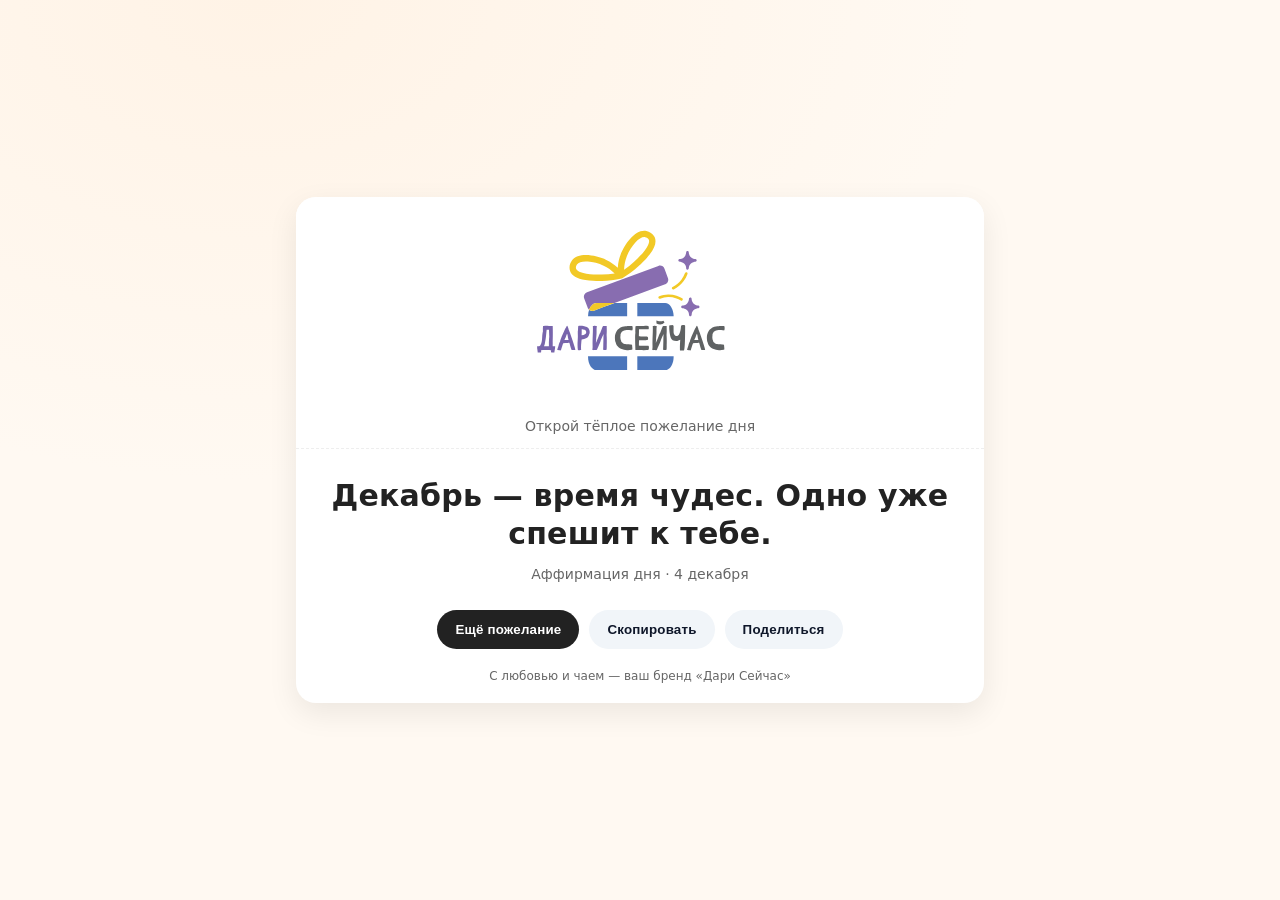
<file: index.html>
<!DOCTYPE html>
<html lang="ru">
<head>
  <meta charset="UTF-8" />
  <meta name="viewport" content="width=device-width, initial-scale=1" />
  <title>Дари Сейчас — Тёплое пожелание</title>
  <link rel="icon" type="image/svg+xml" href="logo.svg" />
  <meta name="description" content="Откройте тёплое пожелание дня от бренда «Дари Сейчас». Новое сообщение при каждом открытии и без повторов, пока не увидите все!" />
  <style>
    :root {
      --bg: #fff9f2;
      --card: #ffffff;
      --ink: #222222;
      --sub: #666666;
      --brand: #ff6a3d;  /* акцент */
      --accent: #06b6d4; /* второй акцент */
      --radius: 20px;
      --glow1: #fff3e6;
      --glow2: #eefbff;
      --line: #eeeeee;
      --btn2-bg: #f1f5f9;
      --btn2-ink: #0f172a;
    }
    /* тёмная тема: ?theme=dark */
    :root[data-theme="dark"] {
      --bg: #0b1220;
      --card: #0f172a;
      --ink: #e5e7eb;
      --sub: #94a3b8;
      --glow1: #1a2336;
      --glow2: #0f2233;
      --line: #1f2a3d;
      --btn2-bg: #1e293b;
      --btn2-ink: #e5e7eb;
    }
    html, body { height: 100%; }
    body {
      margin: 0; font-family: system-ui, -apple-system, Segoe UI, Roboto, Ubuntu, Cantarell, Noto Sans, "Helvetica Neue", Arial, "Apple Color Emoji", "Segoe UI Emoji";
      background: radial-gradient(1200px 800px at 20% 0%, var(--glow1) 0%, var(--bg) 60%),
                  radial-gradient(900px 600px at 100% 100%, var(--glow2) 0%, var(--bg) 40%);
      color: var(--ink);
      display: grid; place-items: center;
    }
    .wrap { width: min(720px, 100%); padding: 16px; box-sizing: border-box; }
    .card {
      background: var(--card);
      border-radius: var(--radius);
      box-shadow: 0 10px 30px rgba(0,0,0,.08);
      overflow: hidden;
      position: relative;
    }
    .brand {
      display:flex; flex-direction:column; align-items:center; gap:4px; padding: 16px 20px 14px; border-bottom: 1px dashed var(--line); background: var(--card);
    }
    .logo { display:block; width: min(220px, 62%); height: auto; }
    .brand .subtitle { color: var(--sub); font-size: 14px; }
    .content { padding: 28px 22px 8px 22px; text-align: center; }
    .aff {
      font-size: clamp(22px, 3.2vw, 30px);
      line-height: 1.25; font-weight: 750; letter-spacing: 0.2px;
    }
    .hint { color: var(--sub); margin-top: 14px; font-size: 14px; }
    .actions { display:flex; flex-wrap:wrap; gap:10px; justify-content:center; padding: 20px; }
    button {
      border: none; border-radius: 999px; padding: 12px 18px; cursor: pointer; font-weight: 700; letter-spacing: .2px;
      background: var(--ink); color: var(--card); transition: transform .05s ease, box-shadow .2s ease;
    }
    button.secondary { background: var(--btn2-bg); color: var(--btn2-ink); }
    button:active { transform: translateY(1px); }
    .footer { text-align:center; color: var(--sub); font-size: 12px; padding: 0 18px 20px; }

    /* простая анимация конфетти-эмодзи */
    .confetti { position: absolute; inset: 0; pointer-events:none; overflow:hidden; }
    .piece { position:absolute; font-size: 22px; opacity: 0; animation: boom 1200ms ease-out forwards; }
    @keyframes boom { from { transform: translate(0,0) rotate(0deg); opacity: 1; } to { transform: translate(var(--tx), var(--ty)) rotate(var(--rot)); opacity: 0; } }

    /* режим компакт для маленьких экранов QR */
    @media (max-width: 380px) { .brand .subtitle{ display:none; } .actions{ gap:8px; } button{ padding:11px 14px; font-size:14px; } }
  </style>
</head>
<body>
  <div class="wrap">
    <div class="card" id="card">
      <div class="brand">
        <img class="logo" src="logo.svg" alt="Дари Сейчас" />
        <div class="subtitle">Открой тёплое пожелание дня</div>
      </div>
      <div class="content">
        <div class="aff" id="aff">…</div>
        <div class="hint" id="hint">Каждое открытие — новое послание. Без повторов, пока не увидите всё.</div>
      </div>
      <div class="actions">
        <button id="moreBtn">Ещё пожелание</button>
        <button id="copyBtn" class="secondary">Скопировать</button>
        <button id="shareBtn" class="secondary">Поделиться</button>
      </div>
      <div class="footer">С любовью и чаем — ваш бренд «Дари Сейчас»</div>
      <div class="confetti" id="confetti" aria-hidden="true"></div>
    </div>
  </div>

  <script>
    /**
     * НАСТРОЙКИ
     * Можно указать набор через параметр URL ?set=newyear|birthday|kids|tea|default
     * Пример: https://usmanovaalisa-maker.github.io/wallpapers/?set=newyear
     */
    const SETS = {
      default: [
        "Ты — самый добрый повод улыбнуться сегодня.",
        "Пусть этот чай согреет мечту и приблизит её на шаг.",
        "Всё получится. Маленькие шаги творят большие чудеса.",
        "Ты делаешь этот мир вкуснее и теплее.",
        "Сегодня — отличный день начать с улыбки.",
        "Бери с полки радость — она твоя!",
        "Вдох — спокойствие, выдох — благодарность.",
        "Чашка чая и добрые мысли — идеальная суперсила.",
        "Ты — подарок для тех, кто рядом.",
        "Сладкие моменты дня уже в пути к тебе."
      ],
      newyear: [
        "Новый год — новая глава, наполни её радостью.",
        "Пусть желания сбудутся быстрее, чем тает снежинка на ладони.",
        "Символ года приносит удачу тем, кто улыбается первым.",
        "В каждый день — по маленькому чуду!" 
      ],
      birthday: [
        "Сегодня твой день — лови счастье пригоршнями!",
        "Пусть свечи исполнят всё задуманное.",
        "Ты — главный герой своего праздника.",
        "Сделай желание — вселенная уже слушает." 
      ],
      kids: [
        "Ты супер! И точка.",
        "Сегодняшняя улыбка — твоя суперсила.",
        "Делись конфеткой, и счастья станет больше!",
        "Играй, мечтай, сияй!" 
      ],
      tea: [
        "Глоток тепла — и день становится мягче.",
        "Пей чай, а не переживания.",
        "С каждой чашкой — больше спокойствия и уюта.",
        "Тёплые мысли завариваются первыми." 
      ]
    };

    const params = new URLSearchParams(location.search);
    const setParam = (params.get('set') || '').toLowerCase();

    // Элементы
    const affEl = document.getElementById('aff');
    const hintEl = document.getElementById('hint');
    const moreBtn = document.getElementById('moreBtn');
    const copyBtn = document.getElementById('copyBtn');
    const shareBtn = document.getElementById('shareBtn');
    const confettiEl = document.getElementById('confetti');

    // localStorage может быть недоступен (инкогнито, заблокированные cookies) — тогда просто не запоминаем
    function load(key){ try { return JSON.parse(localStorage.getItem(key) || 'null'); } catch(e){ return null; } }
    function save(key, val){ try { localStorage.setItem(key, JSON.stringify(val)); } catch(e){} }

    function shuffle(arr){
      for (let i = arr.length - 1; i > 0; i--) {
        const j = Math.floor(Math.random() * (i + 1));
        [arr[i], arr[j]] = [arr[j], arr[i]];
      }
      return arr;
    }

    /**
     * РЕЖИМ «АФФИРМАЦИЯ ДНЯ» (по умолчанию, без ?set=)
     * Фразы берутся из wishes/fans.json с учётом даты: свежие фразы дня, праздник, месяц, общие.
     * У каждого человека своя фраза на сегодня; при повторном открытии в тот же день — та же,
     * «Ещё пожелание» даёт следующую. Уже виденные фразы не повторяются, пока не закончатся все.
     */
    const pad = n => String(n).padStart(2, '0');
    const today = new Date();
    const todayISO = `${today.getFullYear()}-${pad(today.getMonth()+1)}-${pad(today.getDate())}`;

    function holidayMatches(h, d){
      if (h.rule) {
        const {month, weekday, nth} = h.rule;
        if (d.getMonth()+1 !== month || d.getDay() !== weekday) return false;
        if (nth > 0) return Math.ceil(d.getDate() / 7) === nth;
        const next = new Date(d); next.setDate(d.getDate() + 7);
        return next.getMonth() !== d.getMonth(); // последний такой день недели в месяце
      }
      const md = `${pad(d.getMonth()+1)}-${pad(d.getDate())}`;
      return h.from <= h.to ? (md >= h.from && md <= h.to) : (md >= h.from || md <= h.to); // диапазон через Новый год
    }

    function buildDayPool(data){
      const holidays = (data.holidays || []).filter(h => holidayMatches(h, today));
      const special = [...((data.daily || {})[todayISO] || []), ...holidays.flatMap(h => h.fans)];
      const seasonal = (data.months || {})[String(today.getMonth()+1)] || [];
      const general = data.general || [];
      const seen = new Set(load('affSeen') || []);
      // сначала невиденные, внутри — сначала праздничные/свежие, потом сезонные, потом общие
      const groups = [special, seasonal, general].map(g => shuffle([...new Set(g)]));
      const all = [...new Set(groups.flat())];
      const items = [...all.filter(t => !seen.has(t)), ...all.filter(t => seen.has(t))];
      return { items, holiday: holidays.map(h => h.name).join(', ') };
    }

    function markSeen(text){
      const seen = load('affSeen') || [];
      if (!seen.includes(text)) { seen.push(text); save('affSeen', seen.slice(-2000)); }
    }

    let MESSAGES = [], POOL_VERSION = '', pool = null, dayMode = false;

    function initSetMode(){
      // Можно указать набор через параметр URL ?set=newyear|birthday|kids|tea|default
      const key = SETS[setParam] ? setParam : 'default';
      MESSAGES = SETS[key].slice();
      // Версия пула (менять при обновлении списков, чтобы сбрасывался localStorage)
      POOL_VERSION = `v1-${key}`;
      const saved = load('affirmationPool');
      pool = (saved && saved.version === POOL_VERSION && Array.isArray(saved.items) && typeof saved.index === 'number')
        ? saved : { version: POOL_VERSION, items: shuffle(MESSAGES.slice()), index: 0 };
      nextMessage();
    }

    function initDayMode(data){
      dayMode = true;
      const { items, holiday } = buildDayPool(data);
      MESSAGES = items;
      POOL_VERSION = `day-${todayISO}`;
      const dateText = today.toLocaleDateString('ru-RU', { day: 'numeric', month: 'long' });
      hintEl.textContent = `Аффирмация дня · ${dateText}` + (holiday ? ` · ${holiday}` : '');
      const saved = load('affirmationDay');
      if (saved && saved.version === POOL_VERSION && Array.isArray(saved.items) && saved.index > 0) {
        pool = saved;
        renderMessage(pool.items[pool.index - 1]); // та же фраза дня при повторном открытии
      } else {
        pool = { version: POOL_VERSION, items, index: 0 };
        nextMessage();
      }
    }

    function nextMessage() {
      if (!pool) return; // фразы ещё загружаются
      // если дошли до конца — тасуем заново без повторов
      if (pool.index >= pool.items.length) {
        pool.items = shuffle(MESSAGES.slice());
        pool.index = 0;
      }
      const msg = pool.items[pool.index++];
      if (dayMode) { save('affirmationDay', pool); markSeen(msg); } else save('affirmationPool', pool);
      renderMessage(msg);
    }

    function renderMessage(text){
      affEl.textContent = text;
      burst();
    }

    function burst(){
      // простое конфетти на эмодзи без библиотек
      const icons = ['✨','🎉','💫','🍬','🌟','🎈'];
      for(let i=0;i<16;i++){
        const span = document.createElement('span');
        span.className = 'piece';
        span.textContent = icons[Math.floor(Math.random()*icons.length)];
        span.style.left = (50 + (Math.random()*20-10)) + '%';
        span.style.top = '40%';
        span.style.setProperty('--tx', (Math.random()*200-100) + 'px');
        span.style.setProperty('--ty', (200 + Math.random()*200) + 'px');
        span.style.setProperty('--rot', (Math.random()*720-360) + 'deg');
        confettiEl.appendChild(span);
        setTimeout(()=> span.remove(), 1300);
      }
    }

    // Кнопки
    moreBtn.addEventListener('click', nextMessage);
    copyBtn.addEventListener('click', async ()=>{
      try { await navigator.clipboard.writeText(affEl.textContent.trim());
        flash(copyBtn, 'Скопировано!'); } catch(e){ flash(copyBtn, 'Не удалось скопировать'); }
    });
    shareBtn.addEventListener('click', async ()=>{
      const text = affEl.textContent.trim() + ' — с любовью от «Дари Сейчас»';
      if (navigator.share) {
        try { await navigator.share({ title: 'Пожелание дня', text }); } catch(e){}
      } else { try { await navigator.clipboard.writeText(text); } catch(e){} flash(shareBtn, 'Скопировано для отправки'); }
    });

    function flash(btn, label){
      const prev = btn.textContent; btn.textContent = label; btn.disabled = true;
      setTimeout(()=>{ btn.textContent = prev; btn.disabled = false; }, 1100);
    }

    // Показ при загрузке: с ?set= — старые наборы, иначе аффирмация дня из wishes/fans.json
    if (setParam) initSetMode();
    else fetch('wishes/fans.json', { cache: 'no-cache' })
      .then(r => { if (!r.ok) throw new Error(r.status); return r.json(); })
      .then(initDayMode)
      .catch(initSetMode);

    // Если нужно: смена темы через ?theme=dark
    (function themeFromURL(){
      const t = (params.get('theme')||'').toLowerCase();
      if (t === 'dark') document.documentElement.dataset.theme = 'dark';
    })();
  </script>
</body>
</html>
</file>
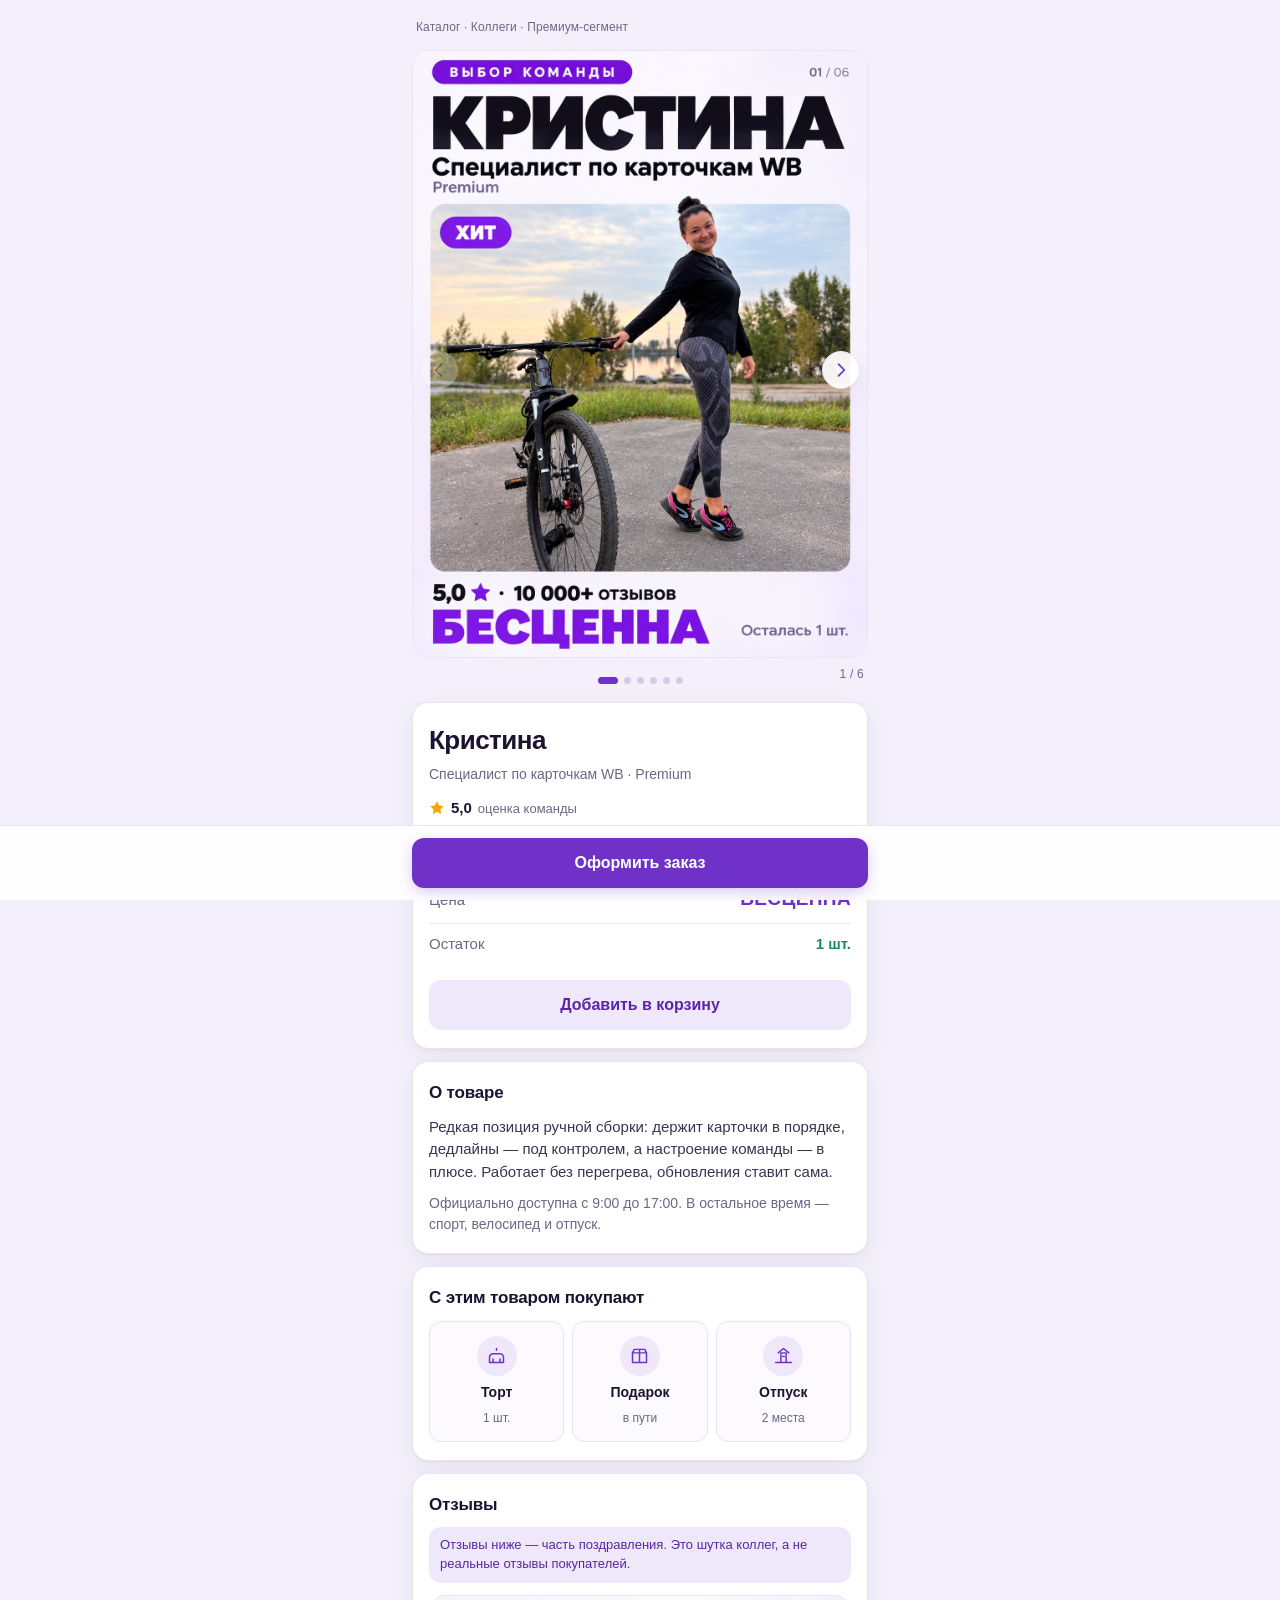
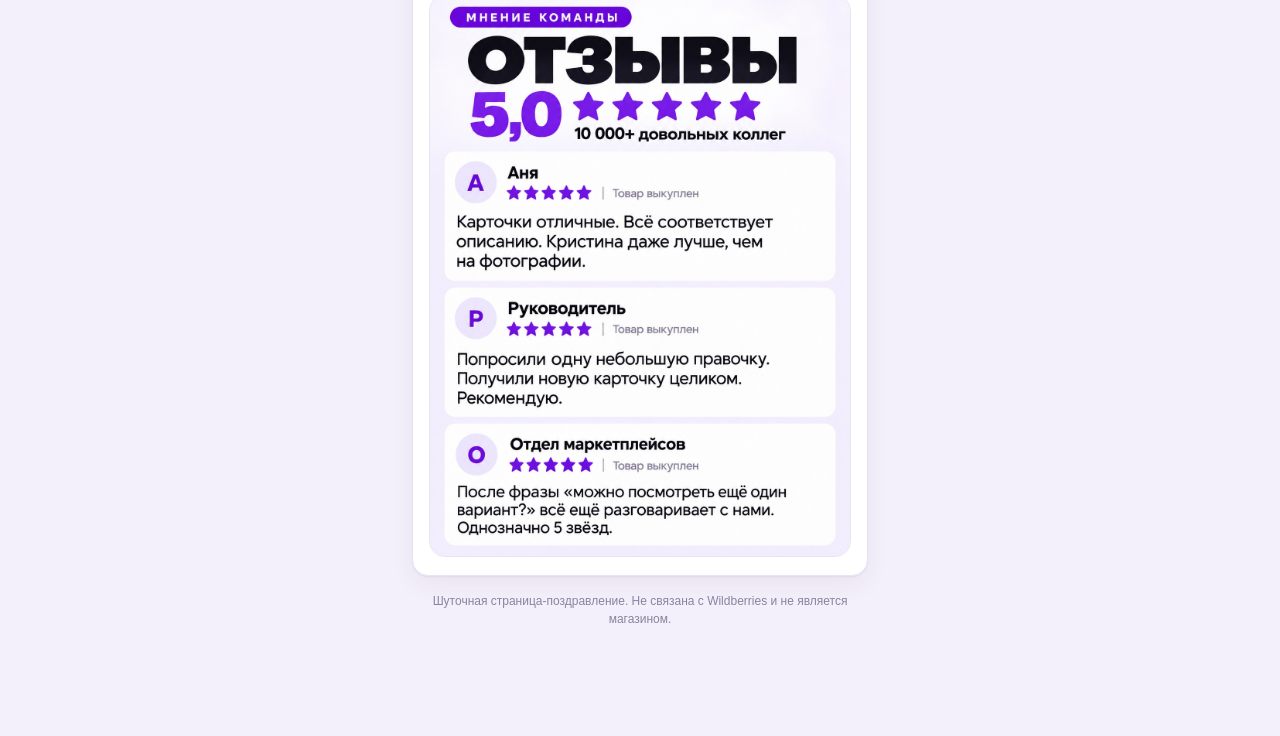
<file: kristina/index.html>
<!DOCTYPE html>
<html lang="ru">
<head>
<meta charset="utf-8" />
<meta name="viewport" content="width=device-width, initial-scale=1, viewport-fit=cover" />
<title>Кристина — Специалист по карточкам WB · Premium</title>
<meta name="description" content="Шуточная карточка товара для поздравления Кристины с днём рождения." />
<meta name="theme-color" content="#f6f2fc" />
<meta name="robots" content="noindex" />
<link rel="icon" href="favicon.svg" type="image/svg+xml" />
<link rel="stylesheet" href="styles.css" />
</head>
<body>

<div class="shell">

  <header class="topbar">
    <span class="topbar__crumb">Каталог · Коллеги · Премиум-сегмент</span>
  </header>

  <main>

    <!-- ── 1. Галерея ─────────────────────────────────────────── -->
    <section class="gallery" aria-roledescription="карусель" aria-label="Фотографии товара">
      <div class="gallery__viewport" id="track" tabindex="0" aria-label="Слайды, листайте свайпом или стрелками">

        <figure class="slide">
          <div class="frame" data-frame data-note="assets/slides/01-cover.jpg">
            <img class="frame__img" data-src="assets/slides/01-cover.jpg|assets/slides/01-cover.png"
                 alt="Слайд 1 из 6: обложка карточки. Кристина, специалист по карточкам WB, Premium. Метка «Хит», рейтинг 5,0, цена «БЕСЦЕННА», осталась 1 шт."
                 width="1086" height="1448" fetchpriority="high" decoding="async" />
          </div>
        </figure>

        <figure class="slide">
          <div class="frame" data-frame data-note="assets/slides/02-benefits.jpg">
            <img class="frame__img" data-src="assets/slides/02-benefits.jpg|assets/slides/02-benefits.png"
                 alt="Слайд 2 из 6: «Почему выбирают Кристину» — выдерживает 48 правок подряд, замечает разницу в 2 пикселя, знает, почему CTR опять упал, сохраняет самообладание и понимает комментарий «что-то не то»."
                 width="1086" height="1448" decoding="async" />
          </div>
        </figure>

        <figure class="slide">
          <div class="frame" data-frame data-note="assets/slides/03-specifications.jpg">
            <img class="frame__img" data-src="assets/slides/03-specifications.jpg|assets/slides/03-specifications.png"
                 alt="Слайд 3 из 6: характеристики — материал «терпение повышенной прочности», особенности «любит спорт», совместимость «с 9:00 до 17:00», гарантия бессрочная, артикул KRISTINA-2026."
                 width="1086" height="1448" decoding="async" />
          </div>
        </figure>

        <figure class="slide">
          <div class="frame" data-frame data-note="assets/slides/04-kit.jpg">
            <img class="frame__img" data-src="assets/slides/04-kit.jpg|assets/slides/04-kit.png"
                 alt="Слайд 4 из 6: комплектация — Кристина, ноутбук, велосипед, полезные советы и опыт. Внизу шкала «Терпение»."
                 width="1086" height="1448" decoding="async" />
          </div>
        </figure>

        <figure class="slide">
          <div class="frame" data-frame data-note="assets/slides/05-use-cases.jpg">
            <img class="frame__img" data-src="assets/slides/05-use-cases.jpg|assets/slides/05-use-cases.png"
                 alt="Слайд 5 из 6: «Подходит для» — карточек товара, главных обложек, rich-контента, правок, ещё правок и совместного отпуска."
                 width="1086" height="1448" decoding="async" />
          </div>
        </figure>

        <figure class="slide">
          <div class="frame" data-frame data-note="assets/slides/06-original.jpg">
            <img class="frame__img" data-src="assets/slides/06-original.jpg|assets/slides/06-original.png"
                 alt="Слайд 6 из 6: «100% оригинал. Подделок не существует. В наличии только 1 экземпляр»."
                 width="1086" height="1448" decoding="async" />
          </div>
        </figure>

      </div>

      <button class="gnav gnav--prev" id="prev" type="button" aria-label="Предыдущий слайд">
        <svg viewBox="0 0 24 24" aria-hidden="true"><path d="M15 5l-7 7 7 7" /></svg>
      </button>
      <button class="gnav gnav--next" id="next" type="button" aria-label="Следующий слайд">
        <svg viewBox="0 0 24 24" aria-hidden="true"><path d="M9 5l7 7-7 7" /></svg>
      </button>

      <p class="counter" id="counter" aria-live="polite">1 / 6</p>
      <div class="dots" id="dots" role="tablist" aria-label="Выбор слайда"></div>
    </section>

    <!-- ── 2. Карточка товара ─────────────────────────────────── -->
    <section class="panel product">
      <h1 class="product__title">Кристина</h1>
      <p class="product__sub">Специалист по карточкам WB · Premium</p>

      <p class="rating">
        <span class="rating__stars" aria-hidden="true">
          <svg viewBox="0 0 20 20"><path d="M10 1.6l2.6 5.3 5.8.8-4.2 4.1 1 5.8-5.2-2.8-5.2 2.8 1-5.8L1.6 7.7l5.8-.8z"/></svg>
        </span>
        <b class="rating__value">5,0</b>
        <span class="rating__meta">оценка команды</span>
      </p>

      <dl class="specs">
        <div class="specs__row"><dt>Артикул</dt><dd>KRISTINA-2026</dd></div>
        <div class="specs__row"><dt>Цена</dt><dd class="price">БЕСЦЕННА</dd></div>
        <div class="specs__row"><dt>Остаток</dt><dd class="stock">1 шт.</dd></div>
      </dl>

      <button class="btn btn--soft" id="toCart" type="button">Добавить в корзину</button>
    </section>

    <!-- ── 3a. О товаре ───────────────────────────────────────── -->
    <section class="panel">
      <h2 class="h2">О товаре</h2>
      <p class="text">
        Редкая позиция ручной сборки: держит карточки в порядке, дедлайны — под контролем,
        а настроение команды — в плюсе. Работает без перегрева, обновления ставит сама.
      </p>
      <p class="text text--dim">
        Официально доступна с 9:00 до 17:00. В остальное время — спорт, велосипед и отпуск.
      </p>
    </section>

    <!-- ── 3b. С этим товаром покупают ────────────────────────── -->
    <section class="panel">
      <h2 class="h2">С этим товаром покупают</h2>
      <ul class="bundle">
        <li class="bundle__item">
          <span class="bundle__ic" aria-hidden="true">
            <svg viewBox="0 0 24 24"><path d="M4 20h16v-6a4 4 0 00-4-4H8a4 4 0 00-4 4v6zM12 6V4M8 20v-4M16 20v-4"/></svg>
          </span>
          <span class="bundle__name">Торт</span>
          <span class="bundle__price">1 шт.</span>
        </li>
        <li class="bundle__item">
          <span class="bundle__ic" aria-hidden="true">
            <svg viewBox="0 0 24 24"><path d="M4 9h16v11H4zM4 9l2-4h12l2 4M12 5v15"/></svg>
          </span>
          <span class="bundle__name">Подарок</span>
          <span class="bundle__price">в пути</span>
        </li>
        <li class="bundle__item">
          <span class="bundle__ic" aria-hidden="true">
            <svg viewBox="0 0 24 24"><path d="M3 20h18M9 20V9h6v11M6 9l6-5 6 5M11 13h2"/></svg>
          </span>
          <span class="bundle__name">Отпуск</span>
          <span class="bundle__price">2 места</span>
        </li>
      </ul>
    </section>

    <!-- ── 3c. Отзывы ─────────────────────────────────────────── -->
    <section class="panel">
      <h2 class="h2">Отзывы</h2>
      <p class="note">Отзывы ниже — часть поздравления. Это шутка коллег, а не реальные отзывы покупателей.</p>
      <div class="frame frame--block" data-frame data-note="assets/blocks/07-reviews.jpg">
        <img class="frame__img" data-src="assets/blocks/07-reviews.jpg|assets/blocks/07-reviews.png"
             alt="Блок с шуточными отзывами коллег о Кристине — часть поздравления, а не реальные отзывы покупателей."
             width="1086" height="1448" loading="lazy" decoding="async" />
      </div>
    </section>

  </main>

  <footer class="foot">
    Шуточная страница-поздравление. Не связана с Wildberries и не является магазином.
  </footer>
</div>

<!-- ── 4. Нижняя панель с главной кнопкой ───────────────────── -->
<div class="bar">
  <div class="bar__inner">
    <p class="bar__status" id="status" aria-live="polite"></p>
    <button class="btn btn--main" id="order" type="button">Оформить заказ</button>
  </div>
</div>

<!-- Тост -->
<div class="toast" id="toast" role="status" aria-live="polite"></div>

<!-- Финальный экран -->
<div class="finale" id="finale" role="dialog" aria-modal="true" aria-label="Поздравление" hidden>
  <div class="finale__box" id="finaleBox">
    <div class="frame frame--finale" data-frame data-note="assets/blocks/08-finale.jpg">
      <img class="frame__img" data-src="assets/blocks/08-finale.jpg|assets/blocks/08-finale.png"
           alt="Финальный экран: «Товар закончился. Такая Кристина у нас всего одна. Кристина, с днём рождения! Спасибо, что ты с нами»."
           width="1086" height="1448" decoding="async" />
      <button class="finale__close" id="finaleClose" type="button" aria-label="Закрыть поздравление">
        <svg viewBox="0 0 24 24" aria-hidden="true"><path d="M6 6l12 12M18 6L6 18"/></svg>
      </button>
    </div>
    <button class="btn btn--main btn--gift" id="gift" type="button">Получить подарок</button>
  </div>
</div>

<script src="app.js" defer></script>
</body>
</html>
</file>
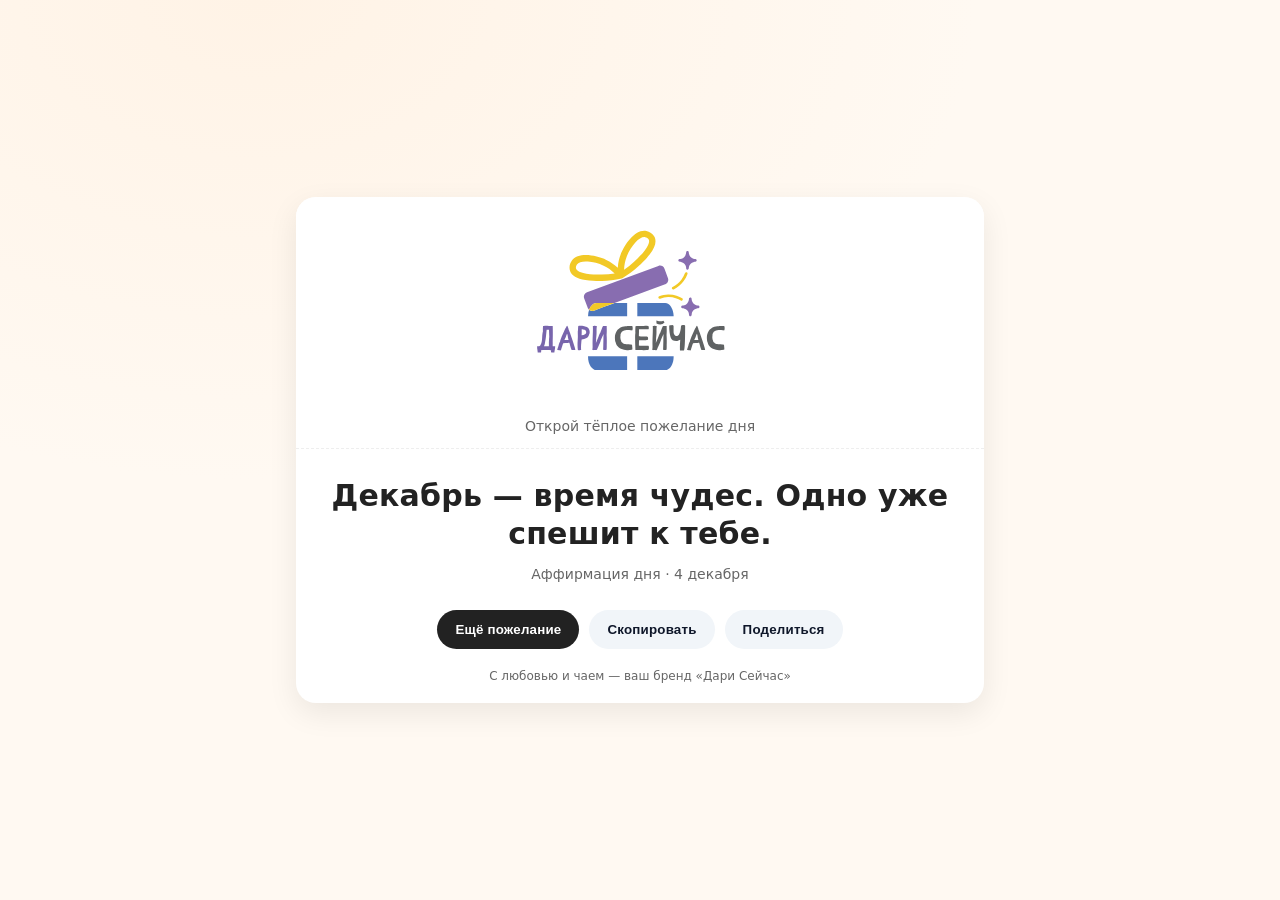
<file: qr_сюрприз_дари_сейчас_рандомные_пожелания_один_файл_html.html>
<!DOCTYPE html>
<html lang="ru">
<head>
  <meta charset="UTF-8" />
  <meta name="viewport" content="width=device-width, initial-scale=1" />
  <title>Дари Сейчас</title>
  <!-- Старый адрес страницы: переадресация на index.html, чтобы продолжали работать уже напечатанные QR-коды -->
  <meta http-equiv="refresh" content="0; url=./" />
  <script>location.replace('./' + location.search);</script>
</head>
<body>
  <a href="./">Открыть пожелание дня</a>
</body>
</html>
</file>
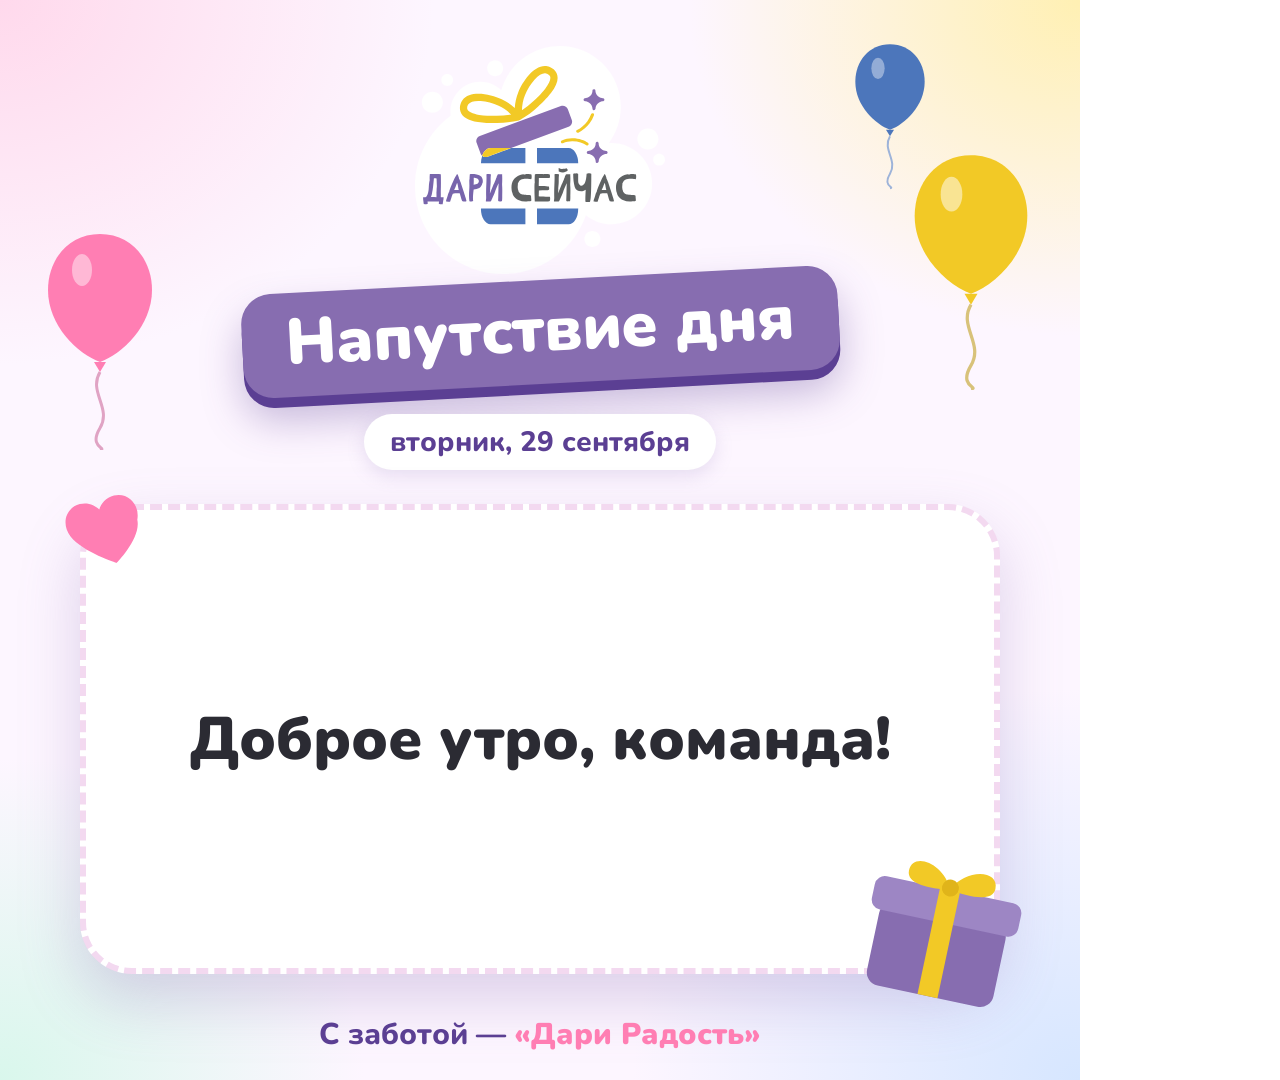
<file: scripts/card/template.html>
<!doctype html>
<!-- Шаблон картинки «Напутствие дня» для Битрикс24 (1080×1080). Текст подставляет scripts/make_card.py -->
<html lang="ru"><head><meta charset="utf-8">
<link href="fonts.css" rel="stylesheet">
<style>
  :root { --purple:#876db0; --deep:#5b3f93; --blue:#4c76bb; --yellow:#f2c926; --pink:#ff7eb3; --mint:#5fd3b3; --ink:#2b2b33; }
  * { box-sizing:border-box; margin:0; }
  body { width:1080px; height:1080px; overflow:hidden; font-family:Nunito, sans-serif; }
  .poster { position:relative; width:1080px; height:1080px; overflow:hidden;
    background:
      radial-gradient(620px 520px at 0% 0%, #ffd9ec 0%, transparent 70%),
      radial-gradient(640px 560px at 100% 100%, #d6e6ff 0%, transparent 70%),
      radial-gradient(560px 480px at 100% 0%, #fff0b3 0%, transparent 70%),
      radial-gradient(520px 460px at 0% 100%, #d9f7ec 0%, transparent 70%),
      #fdf6ff;
    display:flex; flex-direction:column; align-items:center; padding:46px 80px 0; }
  #confetti { position:absolute; inset:0; }
  .piece { position:absolute; border-radius:3px; }
  .balloon { position:absolute; }
  .logo { width:250px; position:relative; }
  .badge { position:relative; margin-top:6px; transform:rotate(-3deg); background:var(--purple); color:#fff;
    font-weight:900; font-size:64px; line-height:1; padding:18px 44px 22px; border-radius:30px;
    box-shadow:0 10px 0 var(--deep), 0 22px 40px rgba(91,63,147,.35); letter-spacing:-.5px; white-space:nowrap; }
  .date { position:relative; margin-top:30px; font-weight:800; font-size:28px; color:var(--deep);
    background:#fff; padding:9px 26px; border-radius:999px; box-shadow:0 6px 18px rgba(135,109,176,.18); }
  .card { position:relative; margin-top:34px; width:100%; height:470px; background:#fff; border-radius:52px;
    padding:48px 64px; box-shadow:0 26px 60px rgba(135,109,176,.28); border:6px dashed #f3d9f0;
    display:flex; align-items:center; justify-content:center; }
  .text { font-weight:900; font-size:60px; line-height:1.18; color:var(--ink); text-align:center; }
  .text .hl { color:var(--purple); }
  .gift { position:absolute; right:-34px; bottom:-40px; width:170px; transform:rotate(12deg); }
  .heart { position:absolute; left:-26px; top:-30px; width:96px; transform:rotate(-14deg); }
  .footer { position:relative; margin-top:40px; font-weight:800; font-size:30px; color:var(--deep); }
  .footer b { color:var(--pink); font-weight:900; }
</style></head>
<body><div class="poster">
  <div id="confetti"></div>

  <svg class="balloon" style="left:40px;top:230px" width="120" height="220" viewBox="0 0 60 110"><path d="M30 2C14 2 4 15 4 30c0 18 15 32 26 36 11-4 26-18 26-36C56 15 46 2 30 2z" fill="#ff7eb3"/><path d="M27 66h6l-3 5z" fill="#ff7eb3"/><path d="M30 71c-6 10 6 18 0 28s4 10 0 11" stroke="#e0a3c4" stroke-width="1.5" fill="none"/><ellipse cx="21" cy="20" rx="5" ry="8" fill="#fff" opacity=".45"/></svg>
  <svg class="balloon" style="right:44px;top:150px" width="130" height="240" viewBox="0 0 60 110"><path d="M30 2C14 2 4 15 4 30c0 18 15 32 26 36 11-4 26-18 26-36C56 15 46 2 30 2z" fill="#f2c926"/><path d="M27 66h6l-3 5z" fill="#f2c926"/><path d="M30 71c-6 10 6 18 0 28s4 10 0 11" stroke="#d8c27a" stroke-width="1.5" fill="none"/><ellipse cx="21" cy="20" rx="5" ry="8" fill="#fff" opacity=".5"/></svg>
  <svg class="balloon" style="right:150px;top:40px" width="80" height="150" viewBox="0 0 60 110"><path d="M30 2C14 2 4 15 4 30c0 18 15 32 26 36 11-4 26-18 26-36C56 15 46 2 30 2z" fill="#4c76bb"/><path d="M27 66h6l-3 5z" fill="#4c76bb"/><path d="M30 71c-6 10 6 18 0 28s4 10 0 11" stroke="#9db3d9" stroke-width="1.5" fill="none"/><ellipse cx="21" cy="20" rx="5" ry="8" fill="#fff" opacity=".4"/></svg>

  <img class="logo" src="../../logo.svg" alt="">
  <div class="badge">Напутствие дня</div>
  <div class="date" id="date">вторник, 29 сентября</div>
  <div class="card">
    <svg class="heart" viewBox="0 0 24 24"><path d="M12 21s-7.5-4.6-9.6-9.2C.8 8.2 3 4.5 6.6 4.5c2.1 0 3.6 1.2 4.4 2.5.8-1.3 2.3-2.5 4.4-2.5 3.6 0 5.8 3.7 4.2 7.3C19.5 16.4 12 21 12 21z" fill="#ff7eb3"/></svg>
    <div class="text" id="text">Доброе утро, команда!</div>
    <svg class="gift" viewBox="0 0 100 100"><rect x="12" y="44" width="76" height="50" rx="8" fill="#876db0"/><rect x="6" y="30" width="88" height="20" rx="6" fill="#9d86c4"/><rect x="44" y="30" width="12" height="64" fill="#f2c926"/><path d="M50 30c-6-14-26-18-26-6 0 8 14 8 26 6zM50 30c6-14 26-18 26-6 0 8-14 8-26 6z" fill="#f2c926"/><circle cx="50" cy="29" r="5" fill="#e0b41a"/></svg>
  </div>
  <div class="footer">С заботой — <b>«Дари Радость»</b></div>
</div>
<script>
  // Конфетти: раскладка зависит от даты, поэтому каждый день немного другая
  function confetti(seed) {
    let s = seed; const rnd = () => (s = (s * 9301 + 49297) % 233280) / 233280;
    const colors = ['#ff7eb3', '#f2c926', '#4c76bb', '#876db0', '#5fd3b3', '#ff9f5a'];
    const box = document.getElementById('confetti'); box.innerHTML = '';
    for (let i = 0; i < 70; i++) {
      const p = document.createElement('div'); p.className = 'piece';
      const x = rnd() * 1080, y = rnd() * 1080;
      // не сыпем конфетти на карточку с текстом и подпись
      if ((x > 60 && x < 1020 && y > 470 && y < 960) || (x > 280 && x < 800 && y > 1000)) { i--; continue; }
      const round = rnd() < .35, w = 10 + rnd() * 14, h = round ? w : 6 + rnd() * 8;
      Object.assign(p.style, { left: x + 'px', top: y + 'px', width: w + 'px', height: h + 'px',
        background: colors[Math.floor(rnd() * colors.length)], borderRadius: round ? '50%' : '3px',
        transform: `rotate(${Math.floor(rnd() * 180)}deg)`, opacity: .85 });
      box.appendChild(p);
    }
  }
  // Подставляет текст и уменьшает шрифт, пока текст не поместится в карточку
  window.fill = (text, date, seed) => {
    const el = document.getElementById('text'), card = el.parentElement;
    document.getElementById('date').textContent = date;
    el.textContent = text;
    confetti(seed || 7);
    let size = 64;
    el.style.fontSize = size + 'px';
    while (size > 30 && el.scrollHeight > card.clientHeight - 96) { size -= 2; el.style.fontSize = size + 'px'; }
    return size;
  };
</script>
</body></html>
</file>
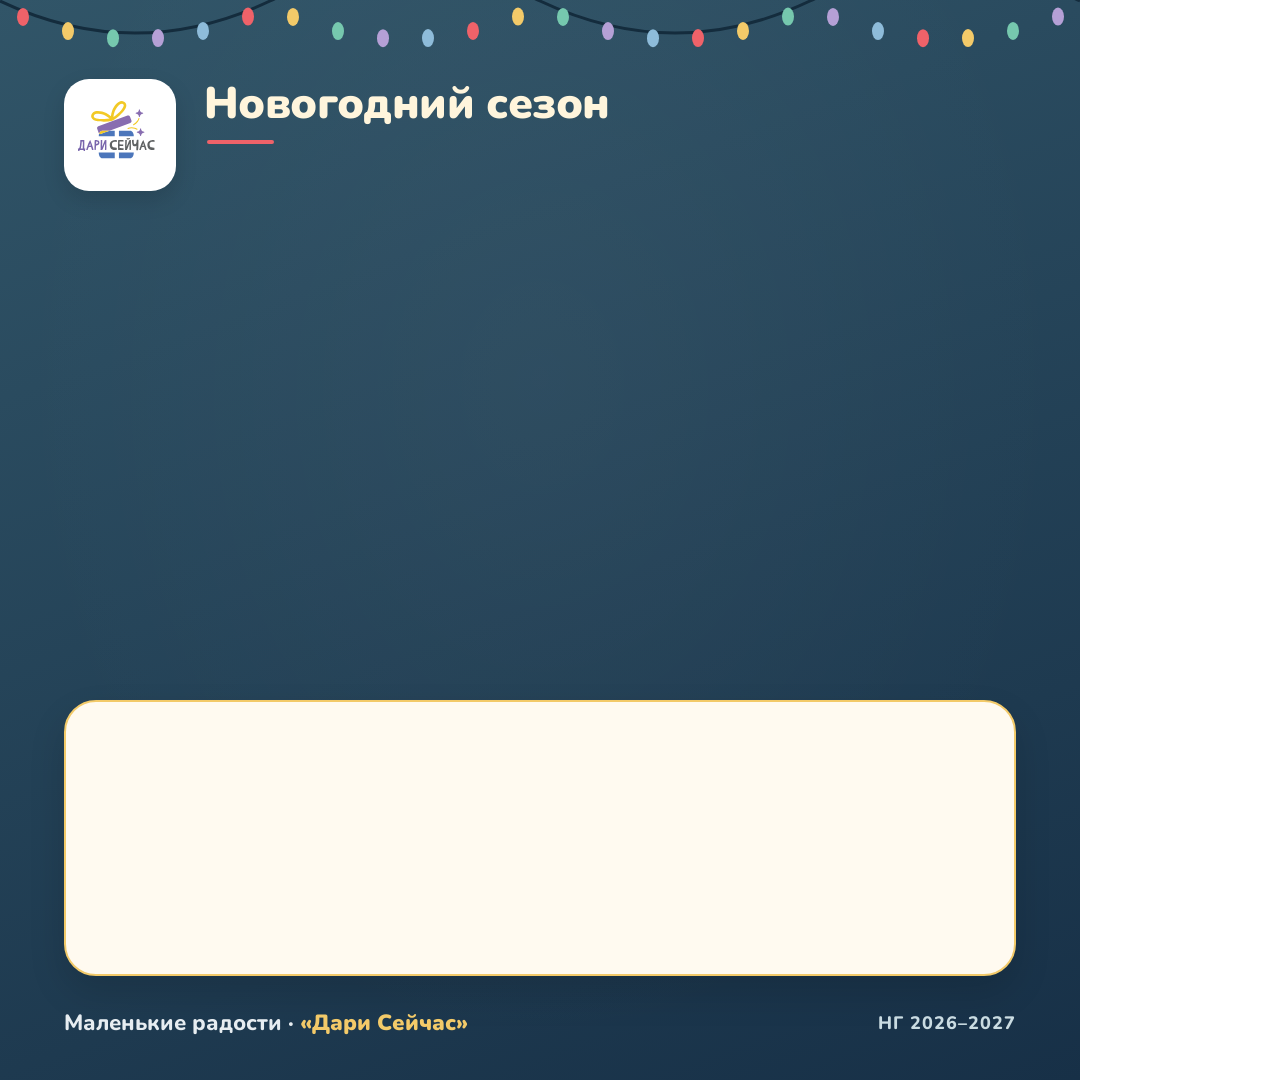
<file: scripts/card/template_ng.html>
<!doctype html>
<!-- Встроенные сцены «Дари Сейчас»: локальный SVG, шрифты и логотип. 1080 × 1080. -->
<html lang="ru"><head><meta charset="utf-8">
<link href="fonts.css" rel="stylesheet">
<style>
  * { box-sizing:border-box; margin:0; }
  :root { --scene-top:#315568; --scene-bottom:#173047; --cream:#fff5dc; --gold:#f3ca69; }
  body { width:1080px; height:1080px; overflow:hidden; font-family:Nunito,sans-serif; }
  .poster { position:relative; width:1080px; height:1080px; overflow:hidden;
    background:radial-gradient(ellipse at 50% 35%,#ffffff09,transparent 70%),
      linear-gradient(160deg,var(--scene-top),var(--scene-bottom)); }
  .garland { position:absolute; top:0; left:0; width:1080px; height:55px; }
  .logo { position:absolute; left:64px; top:79px; width:112px; height:112px;
    background:#fff; padding:8px 11px; border-radius:25px; box-shadow:0 9px 22px #0002; }
  .badge { position:absolute; left:204px; top:80px; font-size:44px; line-height:1.1;
    font-weight:900; color:var(--cream); letter-spacing:-.6px; white-space:nowrap; }
  .accent { position:absolute; top:140px; left:207px; width:67px; height:4px;
    border-radius:2px; background:#ef6269; }
  .date { position:absolute; left:204px; top:160px; font-size:24px; line-height:1;
    font-weight:800; color:#e2edf3; }
  .sticker { position:absolute; right:62px; top:84px; width:222px; min-height:98px;
    padding:15px 20px; border:1px solid #fff5dc45; border-radius:23px;
    background:#fff5dc0d; color:var(--cream); display:none; text-align:center; }
  .sticker.on { display:block; }
  .sticker .k { font-size:12px; line-height:1; font-weight:900; letter-spacing:2.5px;
    text-transform:uppercase; color:var(--gold); margin-bottom:9px; }
  .sticker .t { font-size:24px; line-height:1.12; font-weight:900; overflow-wrap:break-word; }
  .scene { position:absolute; left:0; top:224px; width:1080px; height:460px; }
  .scene svg { display:block; width:100%; height:100%; }
  .card { position:absolute; left:64px; top:700px; width:952px; height:276px;
    border-radius:32px; padding:30px 44px; background:#fffaf0;
    border:2px solid #f3ca69; box-shadow:0 17px 36px #0002;
    display:flex; align-items:center; justify-content:center; }
  .text { width:100%; font-size:44px; line-height:1.22; font-weight:900;
    color:#253955; text-align:center; overflow-wrap:break-word; }
  .footer { position:absolute; top:1012px; left:64px; right:64px; display:flex;
    align-items:center; justify-content:space-between; color:#e7edf1;
    font-weight:800; font-size:22px; line-height:1; }
  .footer b { color:var(--gold); font-weight:900; }
  .footer .season { letter-spacing:1px; font-size:18px; color:#cadce2; }
</style></head>
<body><div class="poster">
  <svg class="garland" viewBox="0 0 1080 55" aria-hidden="true" id="garland"></svg>
  <img class="logo" src="../../logo.svg" alt="Дари Сейчас">
  <div class="badge">Новогодний сезон</div>
  <div class="accent"></div>
  <div class="date" id="date"></div>
  <div class="sticker" id="sticker"><div class="k">Сегодня</div><div class="t" id="sttitle"></div></div>
  <div class="scene" id="scene"></div>
  <div class="card"><div class="text" id="text"></div></div>
  <div class="footer"><span>Маленькие радости · <b>«Дари Сейчас»</b></span><span class="season">НГ 2026–2027</span></div>
</div>
<script src="scenes.js"></script>
<script>
  (function () {
    const colors=['#ef6269','#f3ca69','#76c8ae','#b5a0d6','#8ebcda'];
    let svg='<path d="M0 1Q135 65 270 1T540 1T810 1T1080 1" stroke="#142c3d" stroke-width="3" fill="none"/>';
    for(let i=0;i<24;i++) {
      const x=23+i*45,t=(x%270)/270,y=1+32*4*t*(1-t);
      svg+='<ellipse cx="'+x+'" cy="'+(y+6)+'" rx="6" ry="9" fill="'+colors[i%5]+'"/>';
    }
    document.getElementById('garland').innerHTML=svg;
  })();
  window.fill=(text,date,seed,occasion)=>{
    if (!window.NGScenes) throw new Error('Не загружены встроенные сцены');
    const art=NGScenes.build(occasion && occasion.icon,seed);
    document.documentElement.style.setProperty('--scene-top',art.top);
    document.documentElement.style.setProperty('--scene-bottom',art.bottom);
    document.getElementById('scene').innerHTML=art.svg;
    document.getElementById('scene').dataset.scene=art.id;
    document.getElementById('scene').dataset.variant=art.variant;
    const sticker=document.getElementById('sticker'),title=document.getElementById('sttitle');
    title.textContent=occasion && occasion.title ? occasion.title : '';
    sticker.classList.toggle('on',Boolean(title.textContent));
    let titleSize=24; title.style.fontSize=titleSize+'px';
    while(titleSize>17 && title.scrollHeight>64) { titleSize--; title.style.fontSize=titleSize+'px'; }
    if(title.textContent && title.scrollHeight>64) throw new Error('Не помещается название повода');
    document.getElementById('date').textContent=date;
    const el=document.getElementById('text'),card=el.parentElement;
    el.textContent=text;
    let size=44; el.style.fontSize=size+'px';
    const available=card.clientHeight-60;
    while(size>26 && el.scrollHeight>available) { size-=2; el.style.fontSize=size+'px'; }
    if(el.scrollHeight>available) throw new Error('Текст не помещается в карточку');
    return size;
  };
</script></body></html>
</file>
<file: kristina/styles.css>
/* Кристина — карточка товара. Белый + светло-сиреневый, фиолетовые акценты. */

:root {
  --bg: #f4f0fb;
  --surface: #ffffff;
  --ink: #1b1330;
  --muted: #6d6685;
  --accent: #6f31c7;
  --accent-ink: #5a25a6;
  --accent-soft: #efe8fb;
  --line: #e9e3f4;
  --good: #1f8a58;
  --radius: 16px;
  --radius-sm: 12px;
  --col: 480px;
  --bar-h: 76px;
  --shadow: 0 1px 2px rgba(27, 19, 48, .05), 0 8px 24px rgba(27, 19, 48, .06);
}

* { box-sizing: border-box; }

html { -webkit-text-size-adjust: 100%; }

body {
  margin: 0;
  background: var(--bg);
  color: var(--ink);
  font: 400 16px/1.5 -apple-system, BlinkMacSystemFont, "Segoe UI", Roboto, "Helvetica Neue", Arial, sans-serif;
  overflow-x: hidden;            /* страница никогда не едет по горизонтали */
  -webkit-font-smoothing: antialiased;
}

body.is-locked { overflow: hidden; }

img { max-width: 100%; }

.shell {
  width: 100%;
  max-width: var(--col);         /* на компьютере — колонка по центру */
  margin: 0 auto;
  padding: 0 12px calc(var(--bar-h) + env(safe-area-inset-bottom) + 24px);
}

/* ── Верхняя строка ──────────────────────────────────────────── */
.topbar { padding: 14px 4px 10px; }
.topbar__crumb {
  font-size: 12px;
  letter-spacing: .01em;
  color: var(--muted);
}

/* ── Панели ──────────────────────────────────────────────────── */
.panel {
  background: var(--surface);
  border: 1px solid var(--line);
  border-radius: var(--radius);
  padding: 18px 16px;
  margin: 12px 0;
  box-shadow: var(--shadow);
}

.h2 {
  margin: 0 0 10px;
  font-size: 17px;
  font-weight: 650;
  letter-spacing: -.01em;
}

.text { margin: 0 0 10px; font-size: 15px; color: #3c3352; }
.text:last-child { margin-bottom: 0; }
.text--dim { color: var(--muted); font-size: 14px; }

.note {
  margin: 0 0 12px;
  padding: 9px 11px;
  background: var(--accent-soft);
  border-radius: var(--radius-sm);
  font-size: 13px;
  line-height: 1.45;
  color: var(--accent-ink);
}

/* ── Галерея ─────────────────────────────────────────────────── */
.gallery {
  position: relative;
  margin: 2px 0 12px;
}

.gallery__viewport {
  display: flex;
  overflow-x: auto;
  overflow-y: hidden;
  scroll-snap-type: x mandatory;
  scroll-behavior: smooth;
  overscroll-behavior-x: contain;
  -webkit-overflow-scrolling: touch;
  scrollbar-width: none;
  border-radius: var(--radius);
  outline: none;
}
.gallery__viewport::-webkit-scrollbar { display: none; }
.gallery__viewport:focus-visible { box-shadow: 0 0 0 3px rgba(111, 49, 199, .35); }

.slide {
  flex: 0 0 100%;
  min-width: 0;
  margin: 0;
  scroll-snap-align: center;
  scroll-snap-stop: always;
}

/* Рамка 3:4 — изображение показывается целиком, без обрезки */
.frame {
  position: relative;
  aspect-ratio: 3 / 4;
  background: #faf7ff;
  border: 1px solid var(--line);
  border-radius: var(--radius);
  overflow: hidden;
}

.frame__img {
  display: block;
  width: 100%;
  height: 100%;
  object-fit: contain;           /* никакого cover для готовых слайдов */
  object-position: center;
}

.frame--block { margin: 0; }
.frame--finale { border: 0; background: transparent; }

/* Заглушка, пока картинки из архива не лежат в assets/ */
.frame.is-missing::after {
  content: "Нет файла\a" attr(data-note);
  white-space: pre-line;
  position: absolute;
  inset: 0;
  display: flex;
  flex-direction: column;
  align-items: center;
  justify-content: center;
  gap: 4px;
  padding: 16px;
  text-align: center;
  font-size: 13px;
  line-height: 1.5;
  color: var(--muted);
  background:
    repeating-linear-gradient(45deg, #f7f3ff 0 10px, #f2ecfd 10px 20px);
}

.gnav {
  position: absolute;
  top: 50%;
  transform: translateY(-50%);
  display: none;                 /* только для компьютера */
  place-items: center;
  width: 38px;
  height: 38px;
  padding: 0;
  border: 1px solid var(--line);
  border-radius: 50%;
  background: rgba(255, 255, 255, .94);
  color: var(--accent);
  cursor: pointer;
  box-shadow: var(--shadow);
  transition: background .18s ease, opacity .18s ease;
}
.gnav svg { width: 20px; height: 20px; fill: none; stroke: currentColor; stroke-width: 2; stroke-linecap: round; stroke-linejoin: round; }
.gnav:hover { background: #fff; }
.gnav:disabled { opacity: .32; cursor: default; }
.gnav--prev { left: 8px; }
.gnav--next { right: 8px; }

@media (min-width: 560px) {
  .gnav { display: grid; }
}
@media (hover: hover) and (pointer: fine) {
  .gnav { display: grid; }
}

/* Счётчик — под картинкой, в одной строке с точками: на самих слайдах
   уже нарисован свой номер, перекрывать их не нужно. */
.counter {
  position: absolute;
  right: 4px;
  bottom: 0;
  display: flex;
  align-items: center;
  height: 32px;
  margin: 0;
  font-size: 12px;
  color: var(--muted);
  font-variant-numeric: tabular-nums;
  letter-spacing: .02em;
  pointer-events: none;
}

.dots {
  display: flex;
  gap: 6px;
  justify-content: center;
  padding: 12px 0 0;
  height: 32px;
  align-items: center;
}
.dot {
  width: 7px;
  height: 7px;
  padding: 0;
  border: 0;
  border-radius: 50%;
  background: #d5cbe8;
  cursor: pointer;
  transition: background .2s ease, width .2s ease;
}
.dot[aria-selected="true"] { width: 20px; border-radius: 999px; background: var(--accent); }

/* ── Карточка товара ─────────────────────────────────────────── */
.product__title {
  margin: 0 0 4px;
  font-size: 26px;
  font-weight: 700;
  letter-spacing: -.02em;
}
.product__sub {
  margin: 0 0 12px;
  font-size: 14px;
  color: var(--muted);
}

.rating {
  display: flex;
  align-items: center;
  gap: 6px;
  margin: 0 0 14px;
}
.rating__stars svg { display: block; width: 16px; height: 16px; fill: #f0a500; }
.rating__value { font-size: 15px; font-variant-numeric: tabular-nums; }
.rating__meta { font-size: 13px; color: var(--muted); }

.specs { margin: 0 0 16px; }
.specs__row {
  display: flex;
  align-items: baseline;
  gap: 8px;
  padding: 9px 0;
  border-top: 1px solid var(--line);
  font-size: 15px;
}
.specs dt { color: var(--muted); flex: 0 0 auto; }
.specs dd {
  margin: 0;
  flex: 1 1 auto;
  text-align: right;
  overflow-wrap: anywhere;
}
.price {
  color: var(--accent);
  font-size: 19px;
  font-weight: 700;
  letter-spacing: .02em;
}
.stock { color: var(--good); font-weight: 600; }

/* ── Кнопки ──────────────────────────────────────────────────── */
.btn {
  display: block;
  width: 100%;
  min-height: 48px;
  padding: 13px 18px;
  border: 0;
  border-radius: var(--radius-sm);
  font: inherit;
  font-size: 16px;
  font-weight: 600;
  cursor: pointer;
  transition: background .18s ease, transform .12s ease, opacity .18s ease;
}
.btn:active { transform: scale(.985); }
.btn:disabled { cursor: default; }

.btn--soft {
  background: var(--accent-soft);
  color: var(--accent-ink);
}
.btn--soft:hover { background: #e7ddf9; }

.btn--main {
  background: var(--accent);
  color: #fff;
  box-shadow: 0 4px 14px rgba(111, 49, 199, .26);
}
.btn--main:hover { background: var(--accent-ink); }
.btn--main.is-busy { background: #8e63d4; box-shadow: none; }

.btn--gift { margin-top: 12px; }

/* ── Нижняя панель ───────────────────────────────────────────── */
.bar {
  position: fixed;
  left: 0;
  right: 0;
  bottom: 0;
  z-index: 40;
  background: rgba(255, 255, 255, .92);
  backdrop-filter: blur(10px);
  -webkit-backdrop-filter: blur(10px);
  border-top: 1px solid var(--line);
  padding-bottom: env(safe-area-inset-bottom);
}
.bar__inner {
  max-width: var(--col);
  margin: 0 auto;
  padding: 12px;
}
.bar__status {
  margin: 0 0 8px;
  font-size: 13px;
  color: var(--accent-ink);
  display: none;
}
.bar__status.is-on { display: block; }

/* ── Тост ────────────────────────────────────────────────────── */
.toast {
  position: fixed;
  left: 50%;
  bottom: calc(var(--bar-h) + env(safe-area-inset-bottom) + 16px);
  z-index: 100;                  /* выше финального экрана */
  width: calc(100% - 32px);
  max-width: 420px;
  transform: translate(-50%, 10px);
  padding: 12px 14px;
  border-radius: var(--radius-sm);
  background: #241a3d;
  color: #fff;
  font-size: 14px;
  line-height: 1.45;
  text-align: center;
  opacity: 0;
  visibility: hidden;
  transition: opacity .22s ease, transform .22s ease, visibility .22s;
}
.toast.is-on {
  opacity: 1;
  visibility: visible;
  transform: translate(-50%, 0);
}

/* ── Финальный экран ─────────────────────────────────────────── */
.finale {
  position: fixed;
  inset: 0;
  z-index: 80;
  display: flex;
  align-items: center;
  justify-content: center;
  padding: 16px;
  background: rgba(27, 19, 48, .62);
  backdrop-filter: blur(4px);
  -webkit-backdrop-filter: blur(4px);
  opacity: 0;
  transition: opacity .28s ease;
  overflow-y: auto;
}
.finale[hidden] { display: none; }
.finale.is-on { opacity: 1; }

.finale__box {
  position: relative;
  width: 100%;
  max-width: var(--col);
  margin: auto;
  transform: translateY(8px);
  transition: transform .28s ease;
}
.finale.is-on .finale__box { transform: none; }

/* Финальная картинка гарантированно влезает в экран телефона */
.finale .frame--finale {
  aspect-ratio: 3 / 4;
  margin-inline: auto;
  width: auto;
  max-width: 100%;
  max-height: calc(100vh - 140px);
  max-height: calc(100dvh - 140px);
}
.finale .frame--finale {
  overflow: visible;             /* чтобы крестик у угла картинки не обрезался */
}
.finale .frame--finale .frame__img {
  border-radius: var(--radius);
  background: #faf7ff;
}

.finale__close {
  position: absolute;
  top: -6px;
  right: -6px;
  z-index: 2;
  display: grid;
  place-items: center;
  width: 36px;
  height: 36px;
  padding: 0;
  border: 0;
  border-radius: 50%;
  background: #fff;
  color: var(--ink);
  cursor: pointer;
  box-shadow: var(--shadow);
}
.finale__close svg { width: 18px; height: 18px; fill: none; stroke: currentColor; stroke-width: 2; stroke-linecap: round; }

/* ── С этим товаром покупают ─────────────────────────────────── */
.bundle {
  display: grid;
  grid-template-columns: repeat(3, 1fr);
  gap: 8px;
  margin: 0;
  padding: 0;
  list-style: none;
}
.bundle__item {
  display: flex;
  flex-direction: column;
  align-items: center;
  gap: 6px;
  padding: 14px 8px;
  border: 1px solid var(--line);
  border-radius: var(--radius-sm);
  background: #fcfaff;
  text-align: center;
}
.bundle__ic {
  display: grid;
  place-items: center;
  width: 40px;
  height: 40px;
  border-radius: 50%;
  background: var(--accent-soft);
  color: var(--accent);
}
.bundle__ic svg { width: 21px; height: 21px; fill: none; stroke: currentColor; stroke-width: 1.7; stroke-linecap: round; stroke-linejoin: round; }
.bundle__name { font-size: 14px; font-weight: 600; }
.bundle__price { font-size: 12px; color: var(--muted); }

/* ── Подвал ──────────────────────────────────────────────────── */
.foot {
  padding: 4px 6px 8px;
  font-size: 12px;
  line-height: 1.5;
  color: #8a83a1;
  text-align: center;
}

/* ── Спокойные анимации ──────────────────────────────────────── */
@media (prefers-reduced-motion: reduce) {
  *, *::before, *::after {
    animation-duration: .001ms !important;
    transition-duration: .001ms !important;
  }
  .gallery__viewport { scroll-behavior: auto; }
}

/* Телефон в альбомной ориентации — отдаём картинке больше высоты */
@media (max-height: 480px) and (orientation: landscape) {
  .finale { padding: 10px; }
  .finale .frame--finale {
    max-height: calc(100vh - 92px);
    max-height: calc(100dvh - 92px);
  }
  .btn--gift { margin-top: 8px; min-height: 42px; padding: 9px 16px; }
}

/* Совсем узкие телефоны */
@media (max-width: 360px) {
  .product__title { font-size: 23px; }
  .bundle__item { padding: 12px 4px; }
  .bundle__name { font-size: 13px; }
}
</file>
<file: scripts/card/fonts.css>
@font-face {
  font-family: 'Nunito';
  font-style: normal;
  font-weight: 600;
  src: url(nunito-cyrillic-600.woff2) format('woff2');
  unicode-range: U+0301, U+0400-045F, U+0490-0491, U+04B0-04B1, U+2116;
}
@font-face {
  font-family: 'Nunito';
  font-style: normal;
  font-weight: 600;
  src: url(nunito-latin-600.woff2) format('woff2');
  unicode-range: U+0000-00FF, U+0131, U+0152-0153, U+02BB-02BC, U+02C6, U+02DA, U+02DC, U+0304, U+0308, U+0329, U+2000-206F, U+20AC, U+2122, U+2191, U+2193, U+2212, U+2215, U+FEFF, U+FFFD;
}
@font-face {
  font-family: 'Nunito';
  font-style: normal;
  font-weight: 800;
  src: url(nunito-cyrillic-800.woff2) format('woff2');
  unicode-range: U+0301, U+0400-045F, U+0490-0491, U+04B0-04B1, U+2116;
}
@font-face {
  font-family: 'Nunito';
  font-style: normal;
  font-weight: 800;
  src: url(nunito-latin-800.woff2) format('woff2');
  unicode-range: U+0000-00FF, U+0131, U+0152-0153, U+02BB-02BC, U+02C6, U+02DA, U+02DC, U+0304, U+0308, U+0329, U+2000-206F, U+20AC, U+2122, U+2191, U+2193, U+2212, U+2215, U+FEFF, U+FFFD;
}
@font-face {
  font-family: 'Nunito';
  font-style: normal;
  font-weight: 900;
  src: url(nunito-cyrillic-900.woff2) format('woff2');
  unicode-range: U+0301, U+0400-045F, U+0490-0491, U+04B0-04B1, U+2116;
}
@font-face {
  font-family: 'Nunito';
  font-style: normal;
  font-weight: 900;
  src: url(nunito-latin-900.woff2) format('woff2');
  unicode-range: U+0000-00FF, U+0131, U+0152-0153, U+02BB-02BC, U+02C6, U+02DA, U+02DC, U+0304, U+0308, U+0329, U+2000-206F, U+20AC, U+2122, U+2191, U+2193, U+2212, U+2215, U+FEFF, U+FFFD;
}
</file>
